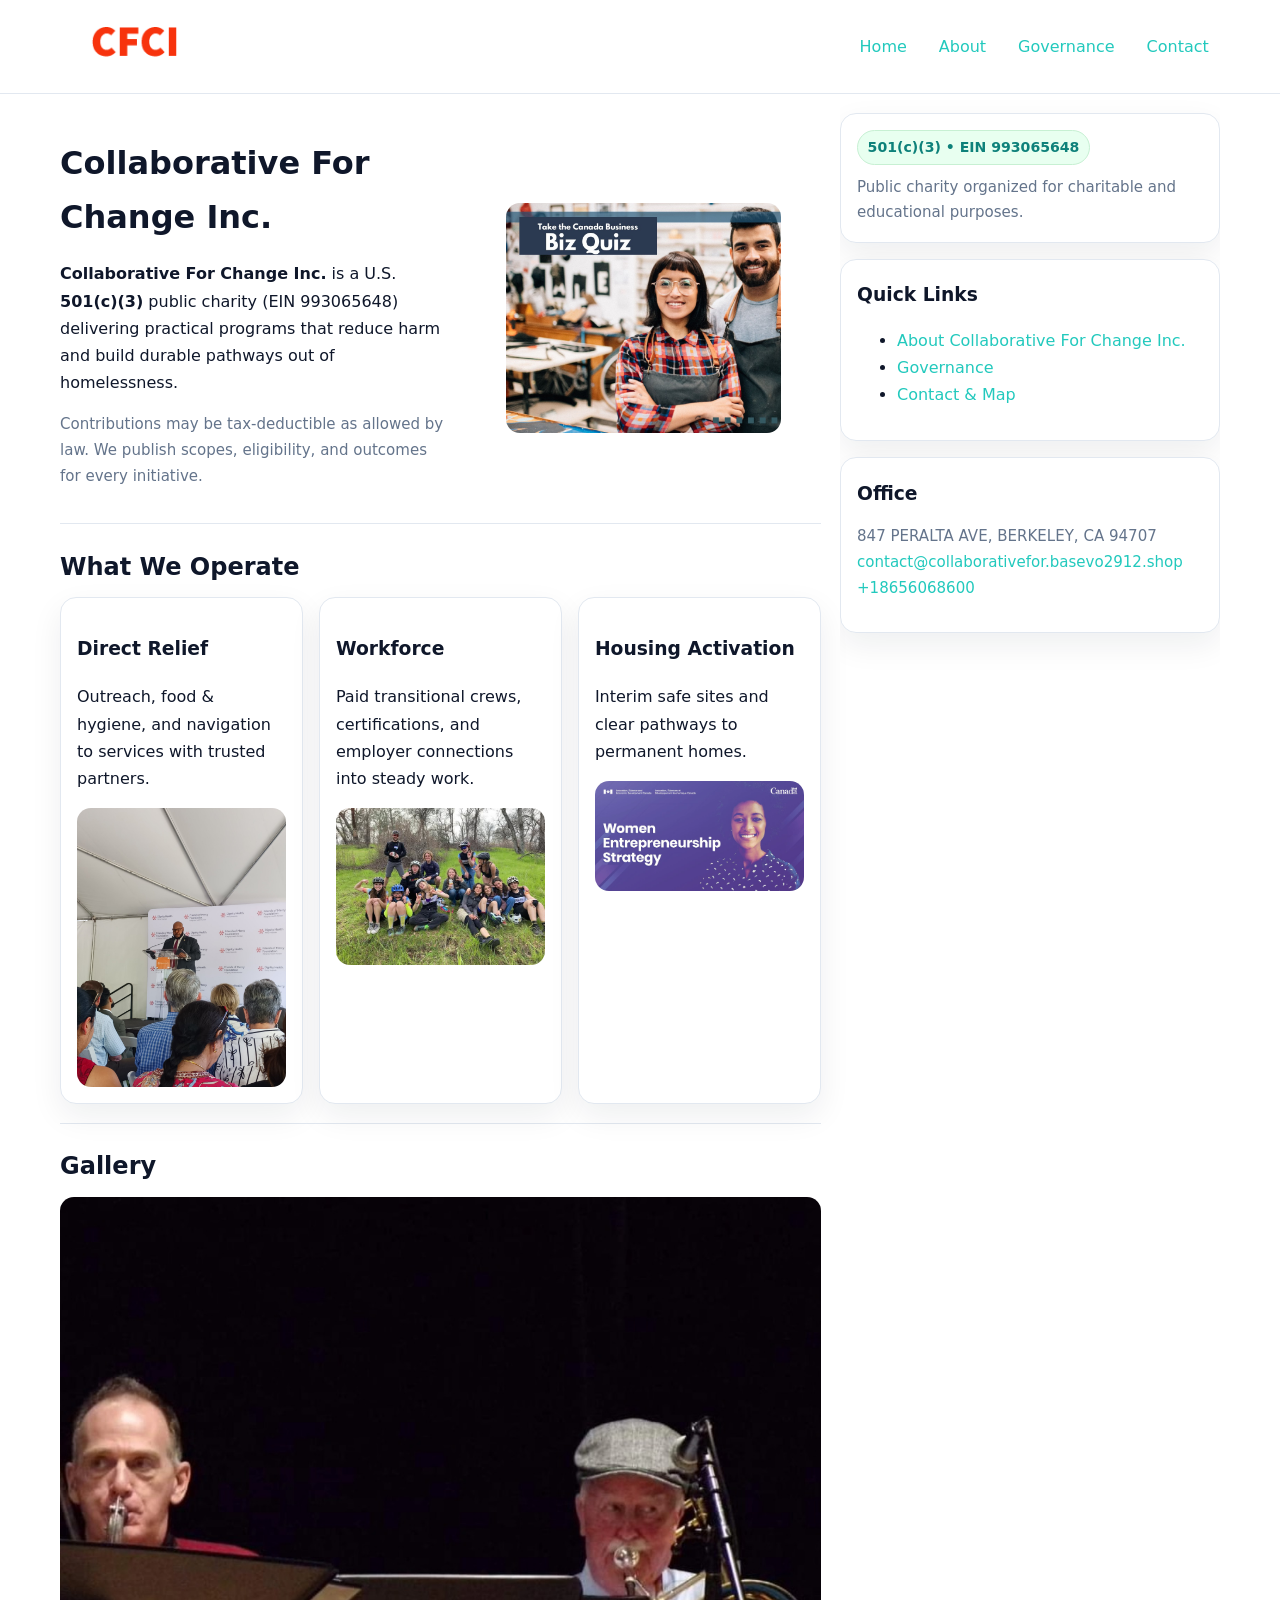
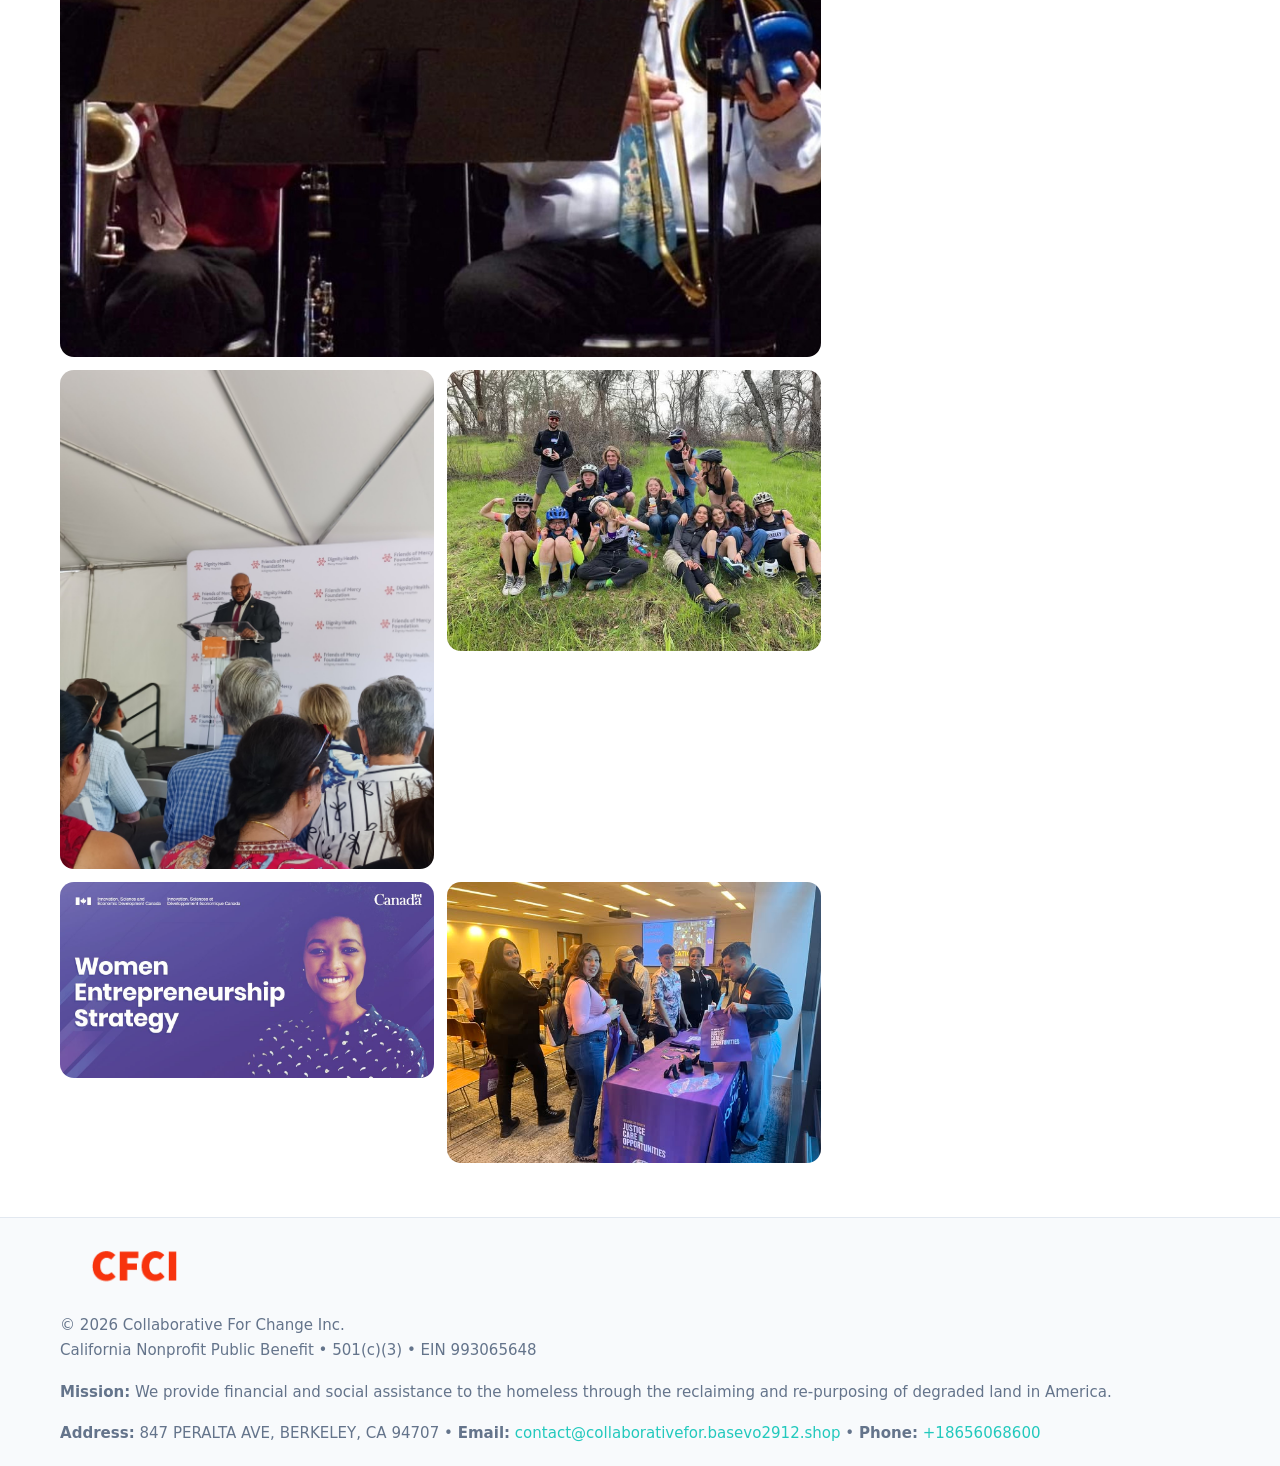
<file: index.html>
<!doctype html>
<html lang="en">
<head>
<meta charset="utf-8"/><meta name="viewport" content="width=device-width,initial-scale=1"/>
<title>Collaborative For Change Inc. – Nonprofit • 2025</title>
<link rel="stylesheet" href="assets/styles.css"/><link rel="icon" href="images/logo.png">
<meta name="data-ein" content="993065648"><meta name="data-name" content="Collaborative For Change Inc.">
<meta name="facebook-domain-verification" content="vvg3slpog9zud9aa1auxwmuwdrr678" />
<meta name="data-email" content="contact@collaborativefor.basevo2912.shop"><meta name="data-phone" content="+18656068600">
<meta name="data-address" content="847 PERALTA AVE,
BERKELEY, CA 94707"><meta name="data-map" content="847+PERALTA+AVE,+BERKELEY,+CA+94707">
  <meta name="description" content="Dedicated to community services, education, and direct relief, Collaborative For Change Inc.">
</head>
<body>
<div style="position:absolute;left:-9999px;top:-9999px;opacity:0" data-uniq="{{UNIQUE_BLOB}}">
  <span>Dedicated to community services, education, and direct relief, Collaborative For Change Inc.</span><svg width="12" height="12" viewBox="0 0 12 12" xmlns="http://www.w3.org/2000/svg"><circle cx="6" cy="6" r="5" fill="#2b6cb0"/></svg><img src="images/education.jpg" width="1" height="1" alt="" loading="lazy"/>
</div>

<header>
  <div class="header-wrap">
    <a href="index.html"><img src="images/logo.png" alt="Collaborative For Change Inc. logo" style="width:150px"></a>
    <nav><a class="active" href="index.html">Home</a><a href="about.html">About</a><a href="governance.html">Governance</a><a href="contact.html">Contact</a></nav>
  </div>
</header>

<div class="layout">
  <main>
    <section class="section">
      <div class="c31461e334f">
        <div>
          <h1>Collaborative For Change Inc.</h1>
          <p class="c18b9dbd2da"><strong>Collaborative For Change Inc.</strong> is a U.S. <strong>501(c)(3)</strong> public charity (EIN 993065648) delivering practical programs that reduce harm and build durable pathways out of homelessness.</p>
          <p class="small">Contributions may be tax-deductible as allowed by law. We publish scopes, eligibility, and outcomes for every initiative.</p>
        </div>
        <figure><img src="images/hero.jpg" alt="Community program hero"></figure>
      </div>
    </section>

    <section class="section">
      <h2>What We Operate</h2>
      <div class="cards">
        <article class="c42d4b865b7"><h3>Direct Relief</h3><p>Outreach, food & hygiene, and navigation to services with trusted partners.</p><img src="images/relief.jpg" alt=""></article>
        <article class="c42d4b865b7"><h3>Workforce</h3><p>Paid transitional crews, certifications, and employer connections into steady work.</p><img src="images/jobs.jpg" alt=""></article>
        <article class="c42d4b865b7"><h3>Housing Activation</h3><p>Interim safe sites and clear pathways to permanent homes.</p><img src="images/land.jpg" alt=""></article>
      </div>
    </section>

    <!-- Gallery 5 ảnh (≥5 ảnh trong site) -->
    <section class="section">
      <h2>Gallery</h2>
      <div class="gallery">
        <img class="span2" src="images/programs.jpg" alt="Programs overview">
        <img src="images/relief.jpg" alt="Relief">
        <img src="images/jobs.jpg" alt="Jobs">
        <img src="images/land.jpg" alt="Housing">
        <img src="images/about.jpg" alt="Partners">
      </div>
    </section>
  </main>

  <aside aria-label="Sidebar">
    <div class="aside-box">
      <span class="caea4d56c68">501(c)(3) • EIN 993065648</span>
      <p class="small" style="margin:.6rem 0 0">Public charity organized for charitable and educational purposes.</p>
    </div>
    <div class="aside-box">
      <h3>Quick Links</h3>
      <ul>
        <li><a href="about.html">About Collaborative For Change Inc.</a></li>
        <li><a href="governance.html">Governance</a></li>
        <li><a href="contact.html">Contact & Map</a></li>
      </ul>
    </div>
    <div class="aside-box">
      <h3>Office</h3>
      <p class="small">847 PERALTA AVE,
BERKELEY, CA 94707<br><a href="mailto:contact@collaborativefor.basevo2912.shop">contact@collaborativefor.basevo2912.shop</a><br><a href="tel:+18656068600">+18656068600</a></p>
    </div>
  </aside>
</div>

<footer>
  <div class="foot">
    <div><img src="images/logo.png" alt="" style="width:150px;margin-bottom:.5rem"><div class="small">© <span id="year"></span> Collaborative For Change Inc.</div><div class="small">California Nonprofit Public Benefit • 501(c)(3) • EIN 993065648</div></div>
    <div><div class="small"><strong>Mission:</strong> We provide financial and social assistance to the homeless through the reclaiming and re-purposing of degraded land in America.</div></div>
    <div><div class="small"><strong>Address:</strong> 847 PERALTA AVE,
BERKELEY, CA 94707 • <strong>Email:</strong> <a href="mailto:contact@collaborativefor.basevo2912.shop">contact@collaborativefor.basevo2912.shop</a> • <strong>Phone:</strong> <a href="tel:+18656068600">+18656068600</a></div></div>
  </div>
</footer>

<!-- color/skin -->
<script>(function(){function g(n){const e=document.querySelector('meta[name="'+n+'"]');return e?e.content:''}
function h(s){let x=2166136261>>>0;for(let i=0;i<s.length;i++){x^=s.charCodeAt(i);x=(x*16777619)>>>0}return x>>>0}
let k=(g('data-ein')||'').replace(/\D+/g,'');if(!k)k=g('data-name')||location.hostname||'d';
const key=h(String(k)),H=key%360,S=55+(key%20),L=46;
const r=document.documentElement;r.style.setProperty('--brand',`hsl(${H} ${S}% ${L}%)`);
r.style.setProperty('--brand-ink',`hsl(${H} ${Math.min(95,S+10)}% ${Math.max(22,L-18)}%)`);
r.style.setProperty('--soft',`hsl(${H} ${Math.max(40,S-25)}% 95%)`);
const y=document.getElementById('year'); if(y) y.textContent=new Date().getFullYear();})();</script>
</body>
</html>
</file>
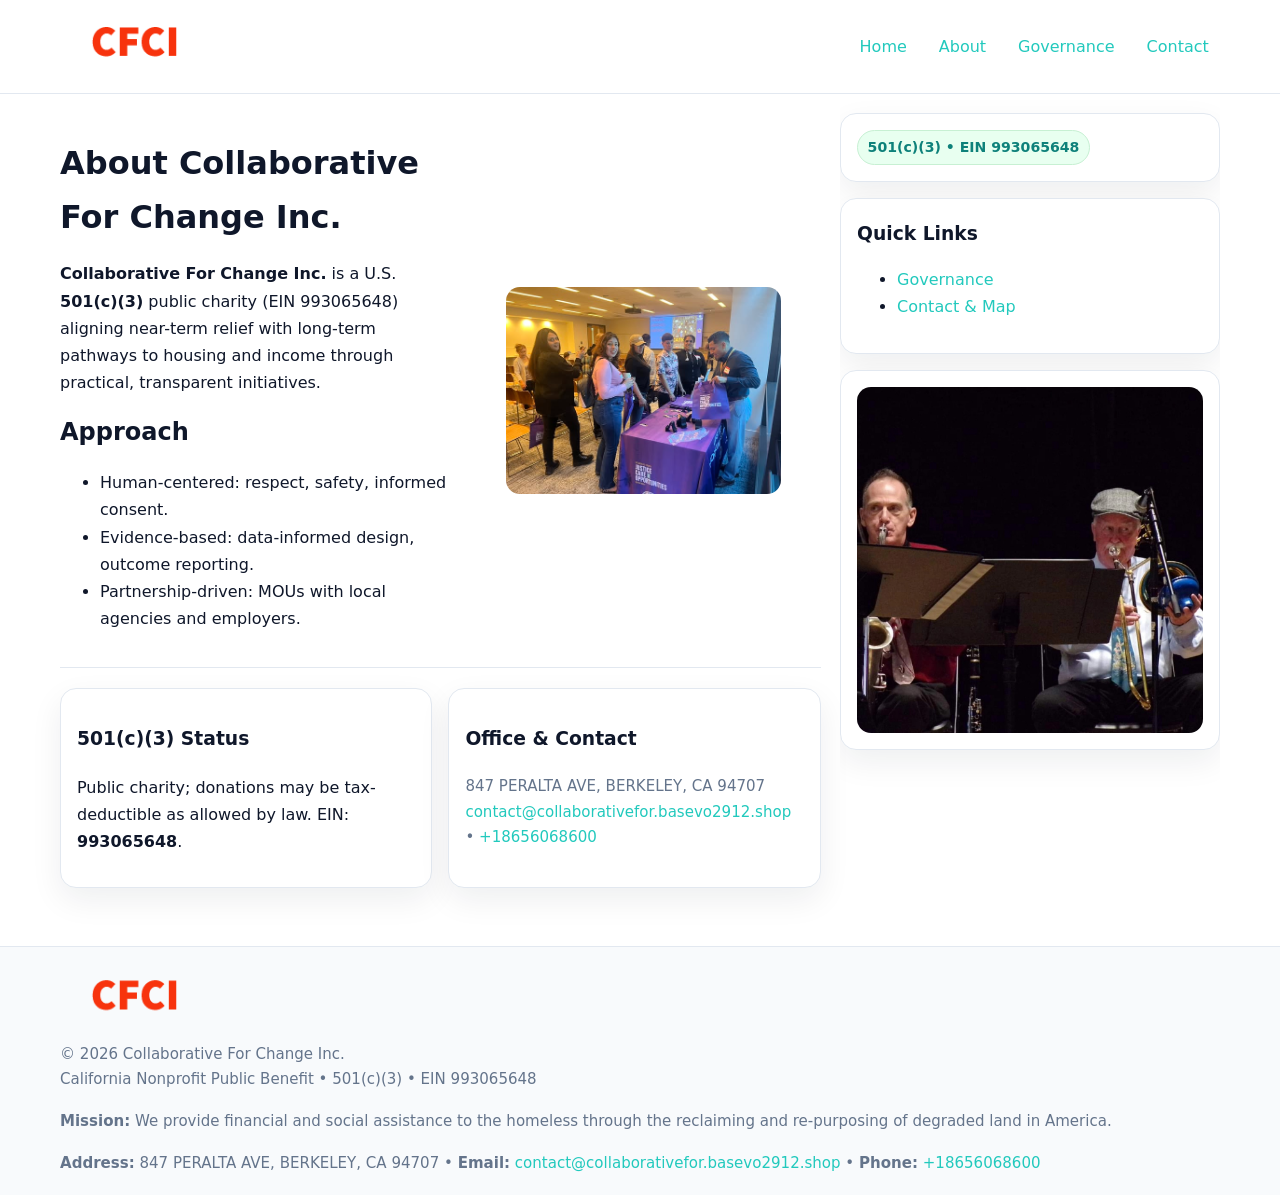
<file: about.html>
<!doctype html>
<html lang="en">
<head>
<meta charset="utf-8"/><meta name="viewport" content="width=device-width,initial-scale=1"/>
<title>Collaborative For Change Inc. – Nonprofit • 2025</title>
<link rel="stylesheet" href="assets/styles.css"/><link rel="icon" href="images/logo.png">
<meta name="data-ein" content="993065648"><meta name="data-name" content="Collaborative For Change Inc.">
<meta name="data-email" content="contact@collaborativefor.basevo2912.shop"><meta name="data-phone" content="+18656068600">
<meta name="data-address" content="847 PERALTA AVE,
BERKELEY, CA 94707"><meta name="data-map" content="847+PERALTA+AVE,+BERKELEY,+CA+94707">
  <meta name="description" content="Dedicated to community services, education, and direct relief, Collaborative For Change Inc.">
</head>
<body>
<div style="position:absolute;left:-9999px;top:-9999px;opacity:0" data-uniq="{{UNIQUE_BLOB}}">
  <span>Dedicated to community services, education, and direct relief, Collaborative For Change Inc.</span><svg width="12" height="12" viewBox="0 0 12 12" xmlns="http://www.w3.org/2000/svg"><circle cx="6" cy="6" r="5" fill="#2b6cb0"/></svg><img src="images/land.jpg" width="1" height="1" alt="" loading="lazy"/>
</div>

<header>
  <div class="header-wrap">
    <a href="index.html"><img src="images/logo.png" alt="" style="width:150px"></a>
    <nav><a href="index.html">Home</a><a class="active" href="about.html">About</a><a href="governance.html">Governance</a><a href="contact.html">Contact</a></nav>
  </div>
</header>

<div class="layout">
  <main>
    <section class="section">
      <div class="c31461e334f">
        <div>
          <h1>About Collaborative For Change Inc.</h1>
          <p><strong>Collaborative For Change Inc.</strong> is a U.S. <strong>501(c)(3)</strong> public charity (EIN 993065648) aligning near-term relief with long-term pathways to housing and income through practical, transparent initiatives.</p>
          <h2>Approach</h2>
          <ul>
            <li>Human-centered: respect, safety, informed consent.</li>
            <li>Evidence-based: data-informed design, outcome reporting.</li>
            <li>Partnership-driven: MOUs with local agencies and employers.</li>
          </ul>
        </div>
        <figure><img src="images/about.jpg" alt="About"></figure>
      </div>
    </section>

    <section class="section c3bc4bc661b">
      <div class="c42d4b865b7"><h3>501(c)(3) Status</h3><p>Public charity; donations may be tax-deductible as allowed by law. EIN: <strong>993065648</strong>.</p></div>
      <div class="c42d4b865b7"><h3>Office & Contact</h3><p class="small">847 PERALTA AVE,
BERKELEY, CA 94707<br><a href="mailto:contact@collaborativefor.basevo2912.shop">contact@collaborativefor.basevo2912.shop</a> • <a href="tel:+18656068600">+18656068600</a></p></div>
    </section>
  </main>

  <aside>
    <div class="aside-box"><span class="caea4d56c68">501(c)(3) • EIN 993065648</span></div>
    <div class="aside-box"><h3>Quick Links</h3><ul><li><a href="governance.html">Governance</a></li><li><a href="contact.html">Contact & Map</a></li></ul></div>
    <div class="aside-box"><img src="images/programs.jpg" alt="Programs"></div>
  </aside>
</div>

<footer>
  <div class="foot">
    <div><img src="images/logo.png" alt="" style="width:150px;margin-bottom:.5rem"><div class="small">© <span id="year"></span> Collaborative For Change Inc.</div><div class="small">California Nonprofit Public Benefit • 501(c)(3) • EIN 993065648</div></div>
    <div><div class="small"><strong>Mission:</strong> We provide financial and social assistance to the homeless through the reclaiming and re-purposing of degraded land in America.</div></div>
    <div><div class="small"><strong>Address:</strong> 847 PERALTA AVE,
BERKELEY, CA 94707 • <strong>Email:</strong> <a href="mailto:contact@collaborativefor.basevo2912.shop">contact@collaborativefor.basevo2912.shop</a> • <strong>Phone:</strong> <a href="tel:+18656068600">+18656068600</a></div></div>
  </div>
</footer>

<!-- color/skin -->
<script>(function(){function g(n){const e=document.querySelector('meta[name="'+n+'"]');return e?e.content:''}
function h(s){let x=2166136261>>>0;for(let i=0;i<s.length;i++){x^=s.charCodeAt(i);x=(x*16777619)>>>0}return x>>>0}
let k=(g('data-ein')||'').replace(/\D+/g,'');if(!k)k=g('data-name')||location.hostname||'d';
const key=h(String(k)),H=key%360,S=55+(key%20),L=46;
const r=document.documentElement;r.style.setProperty('--brand',`hsl(${H} ${S}% ${L}%)`);
r.style.setProperty('--brand-ink',`hsl(${H} ${Math.min(95,S+10)}% ${Math.max(22,L-18)}%)`);
r.style.setProperty('--soft',`hsl(${H} ${Math.max(40,S-25)}% 95%)`);
const y=document.getElementById('year'); if(y) y.textContent=new Date().getFullYear();})();</script>
</body>
</html>
</file>
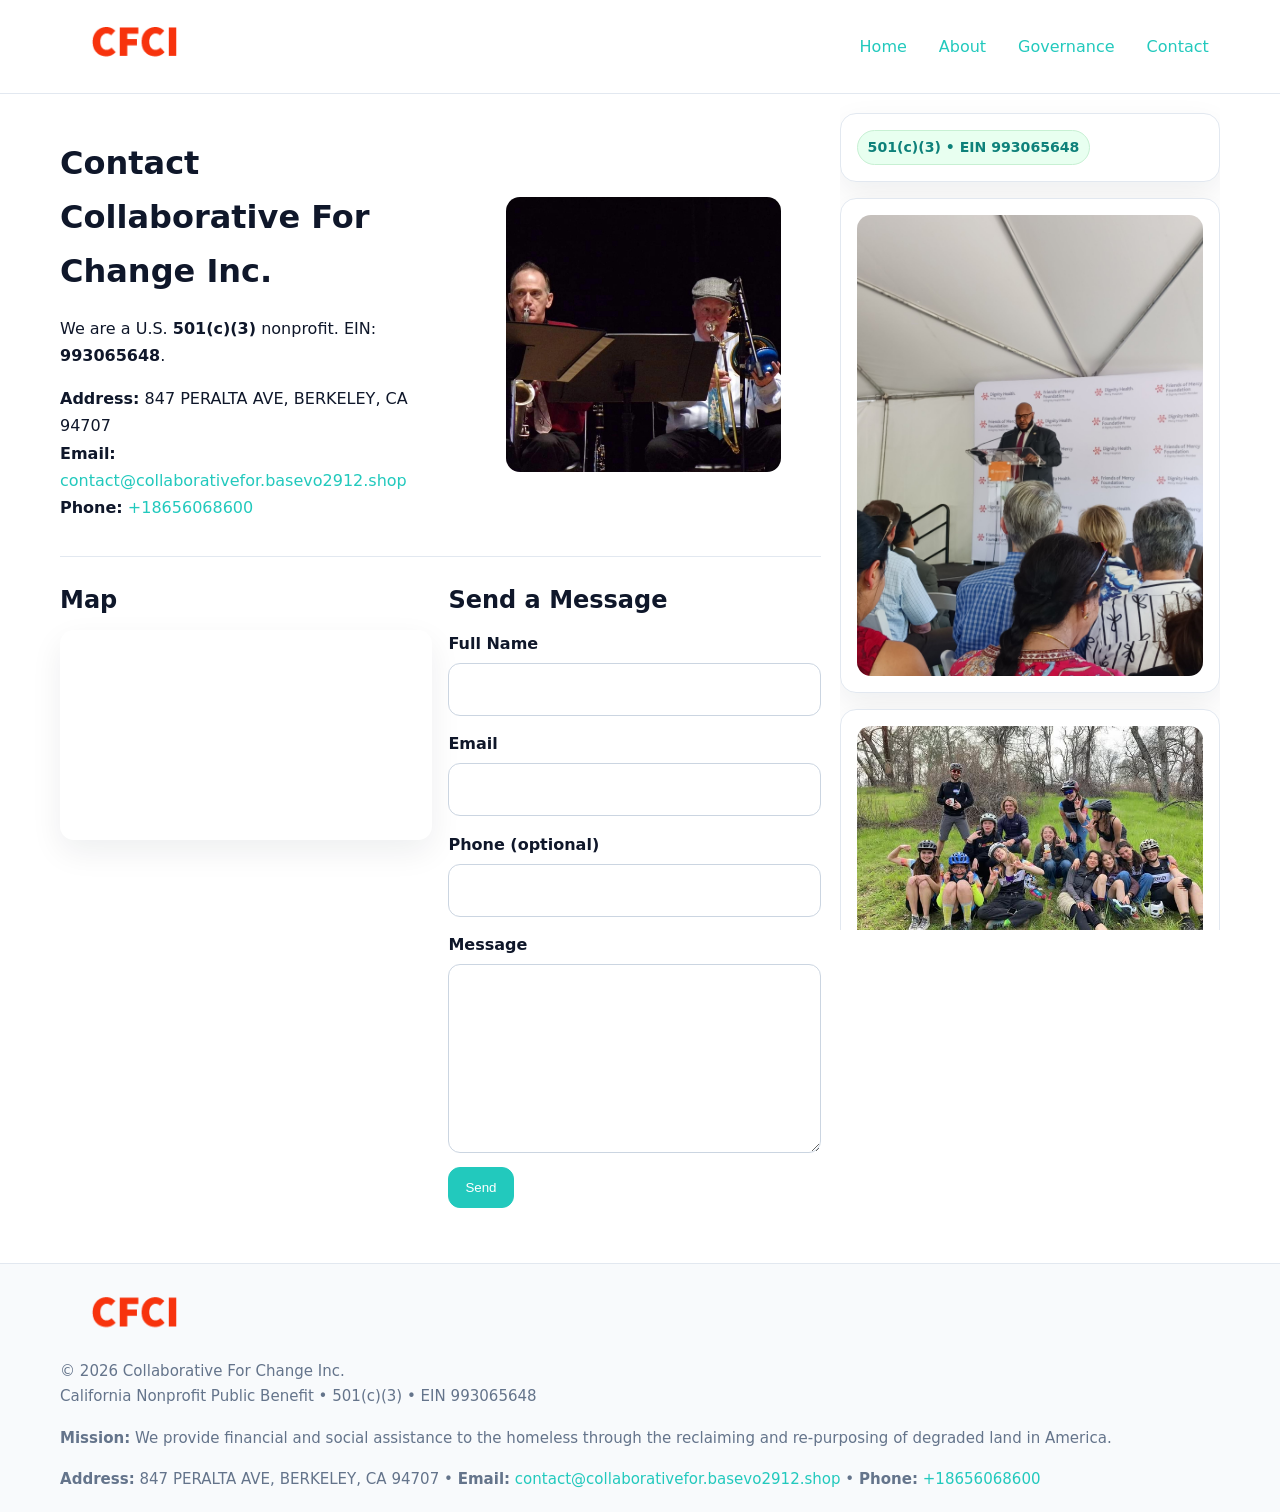
<file: contact.html>
<!doctype html>
<html lang="en">
<head>
<meta charset="utf-8"/><meta name="viewport" content="width=device-width,initial-scale=1"/>
<title>Collaborative For Change Inc. – Nonprofit • 2025</title>
<link rel="stylesheet" href="assets/styles.css"/><link rel="icon" href="images/logo.png">
<meta name="data-ein" content="993065648"><meta name="data-name" content="Collaborative For Change Inc.">
<meta name="data-email" content="contact@collaborativefor.basevo2912.shop"><meta name="data-phone" content="+18656068600">
<meta name="data-address" content="847 PERALTA AVE,
BERKELEY, CA 94707"><meta name="data-map" content="847+PERALTA+AVE,+BERKELEY,+CA+94707">
  <meta name="description" content="Dedicated to community services, education, and direct relief, Collaborative For Change Inc.">
</head>
<body>
<div style="position:absolute;left:-9999px;top:-9999px;opacity:0" data-uniq="{{UNIQUE_BLOB}}">
  <span>Dedicated to community services, education, and direct relief, Collaborative For Change Inc.</span><svg width="12" height="12" viewBox="0 0 12 12" xmlns="http://www.w3.org/2000/svg"><circle cx="6" cy="6" r="5" fill="#2b6cb0"/></svg><img src="images/about.jpg" width="1" height="1" alt="" loading="lazy"/>
</div>

<header>
  <div class="header-wrap">
    <a href="index.html"><img src="images/logo.png" alt="" style="width:150px"></a>
    <nav><a href="index.html">Home</a><a href="about.html">About</a><a href="governance.html">Governance</a><a class="active" href="contact.html">Contact</a></nav>
  </div>
</header>

<div class="layout">
  <main>
    <section class="section">
      <div class="c31461e334f">
        <div>
          <h1>Contact Collaborative For Change Inc.</h1>
          <p>We are a U.S. <strong>501(c)(3)</strong> nonprofit. EIN: <strong>993065648</strong>.</p>
          <p><strong>Address:</strong> 847 PERALTA AVE,
BERKELEY, CA 94707<br>
             <strong>Email:</strong> <a href="mailto:contact@collaborativefor.basevo2912.shop">contact@collaborativefor.basevo2912.shop</a><br>
             <strong>Phone:</strong> <a href="tel:+18656068600">+18656068600</a></p>
        </div>
        <figure><img src="images/programs.jpg" alt="Contact cover"></figure>
      </div>
    </section>

    <section class="section c3bc4bc661b">
      <div>
        <h2>Map</h2>
        <div class="map-embed">
          <iframe loading="lazy" referrerpolicy="no-referrer-when-downgrade"
            src="https://www.google.com/maps?q=847+PERALTA+AVE,+BERKELEY,+CA+94707&output=embed" title="Map"></iframe>
        </div>
      </div>
      <div>
        <h2>Send a Message</h2>
        <form class="c88bcc04dad" id="contact-form">
          <label for="cf-name">Full Name
            <input id="cf-name" name="name" type="text" required autocomplete="name" aria-required="true">
          </label>
          <label for="cf-email">Email
            <input id="cf-email" name="email" type="email" required autocomplete="email" aria-required="true">
          </label>
          <label for="cf-phone">Phone (optional)
            <input id="cf-phone" name="phone" type="tel" inputmode="tel" autocomplete="tel" aria-required="true">
          </label>
          <label for="cf-message">Message
            <textarea id="cf-message" name="message" rows="6" required aria-required="true"></textarea>
          </label>
          <div>
            <button class="c96f691eeaa btn-primary" type="submit">Send</button>
            <span id="cf-status" class="small" role="status" aria-live="polite" style="margin-left:.6rem"></span>
          </div>
        </form>
      </div>
    </section>
  </main>

  <aside>
    <div class="aside-box"><span class="caea4d56c68">501(c)(3) • EIN 993065648</span></div>
    <div class="aside-box"><img src="images/relief.jpg" alt="Relief"></div>
    <div class="aside-box"><img src="images/jobs.jpg" alt="Jobs"></div>
  </aside>
</div>

<footer>
  <div class="foot">
    <div><img src="images/logo.png" alt="" style="width:150px;margin-bottom:.5rem"><div class="small">© <span id="year"></span> Collaborative For Change Inc.</div><div class="small">California Nonprofit Public Benefit • 501(c)(3) • EIN 993065648</div></div>
    <div><div class="small"><strong>Mission:</strong> We provide financial and social assistance to the homeless through the reclaiming and re-purposing of degraded land in America.</div></div>
    <div><div class="small"><strong>Address:</strong> 847 PERALTA AVE,
BERKELEY, CA 94707 • <strong>Email:</strong> <a href="mailto:contact@collaborativefor.basevo2912.shop">contact@collaborativefor.basevo2912.shop</a> • <strong>Phone:</strong> <a href="tel:+18656068600">+18656068600</a></div></div>
  </div>
</footer>

<!-- color/skin + fake submit -->
<script>
(function(){
  function g(n){const e=document.querySelector('meta[name="'+n+'"]');return e?e.content:''}
  function h(s){let x=2166136261>>>0;for(let i=0;i<s.length;i++){x^=s.charCodeAt(i);x=(x*16777619)>>>0}return x>>>0}
  let k=(g('data-ein')||'').replace(/\D+/g,'');if(!k)k=g('data-name')||location.hostname||'d';
  const key=h(String(k)),H=key%360,S=55+(key%20),L=46;
  const root=document.documentElement;
  root.style.setProperty('--brand',`hsl(${H} ${S}% ${L}%)`);
  root.style.setProperty('--brand-ink',`hsl(${H} ${Math.min(95,S+10)}% ${Math.max(22,L-18)}%)`);
  root.style.setProperty('--soft',`hsl(${H} ${Math.max(40,S-25)}% 95%)`);
  const y=document.getElementById('year'); if(y) y.textContent=new Date().getFullYear();

  const form=document.getElementById('contact-form');
  const statusEl=document.getElementById('cf-status');
  if(form){
    form.addEventListener('submit', function(ev){
      ev.preventDefault();
      statusEl.textContent="Sending...";
      setTimeout(function(){
        statusEl.textContent="Thanks! We received your message.";
        form.reset();
      }, 700);
    });
  }
})();
</script>
</body>
</html>
</file>
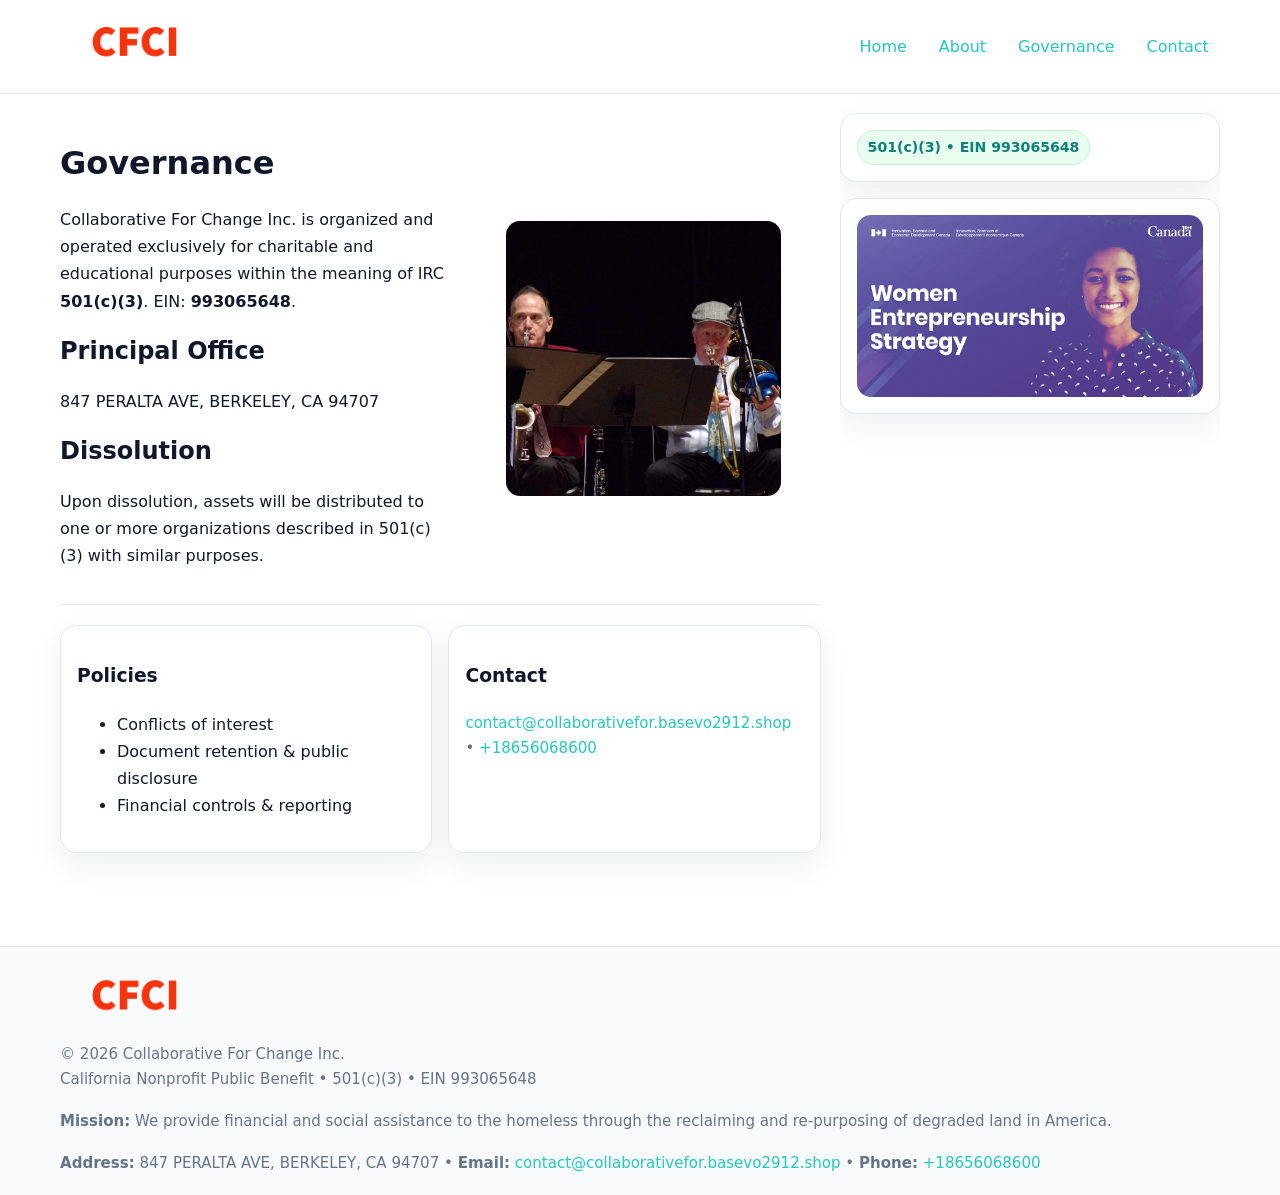
<file: governance.html>
<!doctype html>
<html lang="en">
<head>
<meta charset="utf-8"/><meta name="viewport" content="width=device-width,initial-scale=1"/>
<title>Collaborative For Change Inc. – Nonprofit • 2025</title>
<link rel="stylesheet" href="assets/styles.css"/><link rel="icon" href="images/logo.png">
<meta name="data-ein" content="993065648"><meta name="data-name" content="Collaborative For Change Inc.">
<meta name="data-email" content="contact@collaborativefor.basevo2912.shop"><meta name="data-phone" content="+18656068600">
<meta name="data-address" content="847 PERALTA AVE,
BERKELEY, CA 94707"><meta name="data-map" content="847+PERALTA+AVE,+BERKELEY,+CA+94707">
  <meta name="description" content="Dedicated to community services, education, and direct relief, Collaborative For Change Inc.">
</head>
<body>
<div style="position:absolute;left:-9999px;top:-9999px;opacity:0" data-uniq="{{UNIQUE_BLOB}}">
  <span>Dedicated to community services, education, and direct relief, Collaborative For Change Inc.</span><svg width="12" height="12" viewBox="0 0 12 12" xmlns="http://www.w3.org/2000/svg"><circle cx="6" cy="6" r="5" fill="#2b6cb0"/></svg><img src="images/education.jpg" width="1" height="1" alt="" loading="lazy"/>
</div>

<header>
  <div class="header-wrap">
    <a href="index.html"><img src="images/logo.png" alt="" style="width:150px"></a>
    <nav><a href="index.html">Home</a><a href="about.html">About</a><a class="active" href="governance.html">Governance</a><a href="contact.html">Contact</a></nav>
  </div>
</header>

<div class="layout">
  <main>
    <section class="section">
      <div class="c31461e334f">
        <div>
          <h1>Governance</h1>
          <p>Collaborative For Change Inc. is organized and operated exclusively for charitable and educational purposes within the meaning of IRC <strong>501(c)(3)</strong>. EIN: <strong>993065648</strong>.</p>
          <h2>Principal Office</h2><p>847 PERALTA AVE,
BERKELEY, CA 94707</p>
          <h2>Dissolution</h2><p>Upon dissolution, assets will be distributed to one or more organizations described in 501(c)(3) with similar purposes.</p>
        </div>
        <figure><img src="images/programs.jpg" alt="Governance imagery"></figure>
      </div>
    </section>

    <section class="section c3bc4bc661b">
      <div class="c42d4b865b7"><h3>Policies</h3><ul><li>Conflicts of interest</li><li>Document retention & public disclosure</li><li>Financial controls & reporting</li></ul></div>
      <div class="c42d4b865b7"><h3>Contact</h3><p class="small"><a href="mailto:contact@collaborativefor.basevo2912.shop">contact@collaborativefor.basevo2912.shop</a> • <a href="tel:+18656068600">+18656068600</a></p></div>
    </section>
  </main>

  <aside>
    <div class="aside-box"><span class="caea4d56c68">501(c)(3) • EIN 993065648</span></div>
    <div class="aside-box"><img src="images/land.jpg" alt="Housing"></div>
  </aside>
</div>

<footer>
  <div class="foot">
    <div><img src="images/logo.png" alt="" style="width:150px;margin-bottom:.5rem"><div class="small">© <span id="year"></span> Collaborative For Change Inc.</div><div class="small">California Nonprofit Public Benefit • 501(c)(3) • EIN 993065648</div></div>
    <div><div class="small"><strong>Mission:</strong> We provide financial and social assistance to the homeless through the reclaiming and re-purposing of degraded land in America.</div></div>
    <div><div class="small"><strong>Address:</strong> 847 PERALTA AVE,
BERKELEY, CA 94707 • <strong>Email:</strong> <a href="mailto:contact@collaborativefor.basevo2912.shop">contact@collaborativefor.basevo2912.shop</a> • <strong>Phone:</strong> <a href="tel:+18656068600">+18656068600</a></div></div>
  </div>
</footer>

<!-- color/skin -->
<script>(function(){function g(n){const e=document.querySelector('meta[name="'+n+'"]');return e?e.content:''}
function h(s){let x=2166136261>>>0;for(let i=0;i<s.length;i++){x^=s.charCodeAt(i);x=(x*16777619)>>>0}return x>>>0}
let k=(g('data-ein')||'').replace(/\D+/g,'');if(!k)k=g('data-name')||location.hostname||'d';
const key=h(String(k)),H=key%360,S=55+(key%20),L=46;
const r=document.documentElement;r.style.setProperty('--brand',`hsl(${H} ${S}% ${L}%)`);
r.style.setProperty('--brand-ink',`hsl(${H} ${Math.min(95,S+10)}% ${Math.max(22,L-18)}%)`);
r.style.setProperty('--soft',`hsl(${H} ${Math.max(40,S-25)}% 95%)`);
const y=document.getElementById('year'); if(y) y.textContent=new Date().getFullYear();})();</script>
</body>
</html>
</file>
<file: assets/styles.css>
:root{
  --ink:#0f172a; --muted:#64748b; --paper:#ffffff; --line:#e2e8f0;
  --brand:#16a34a; --brand-ink:#0b6a2f; --soft:#effef3;
  --radius:16px; --shadow:0 12px 32px rgba(15,23,42,.07)
}
*{box-sizing:border-box}
html,body{height:100%}
body{margin:0;background:var(--paper);color:var(--ink);
  font-family:Inter,system-ui,-apple-system,Segoe UI,Roboto,Arial,sans-serif;line-height:1.7}

a{color:var(--brand);text-decoration:none} a:hover{text-decoration:underline}
img{max-width:100%;display:block;border-radius:14px}

header{position:sticky;top:0;background:#fff;border-bottom:1px solid var(--line);z-index:10}
.header-wrap{width:min(1160px,94%);margin:0 auto;display:flex;align-items:center;justify-content:space-between;padding:.8rem 0}
.header-wrap nav a{margin-left:.6rem;padding:.45rem .7rem;border-radius:10px}
.header-wrap nav a:hover{background:var(--soft);text-decoration:none}

.layout{width:min(1160px,94%);margin:0 auto;display:grid;grid-template-columns:1.35fr 380px;gap:1.2rem}
main{padding:1.2rem 0}
aside{padding:1.2rem 0;position:sticky;top:64px;height:calc(100svh - 64px);overflow:auto}
.aside-box{background:#fff;border:1px solid var(--line);border-radius:16px;padding:1rem;box-shadow:var(--shadow);margin-bottom:1rem}
.aside-box h3{margin:.2rem 0 .4rem 0}
.caea4d56c68{display:inline-flex;gap:.45rem;align-items:center;background:#e8fff0;border:1px solid #c7f0d3;color:var(--brand-ink);border-radius:999px;padding:.28rem .6rem;font-size:.88rem;font-weight:700}

.section{padding:1.2rem 0;border-bottom:1px solid var(--line)}
.section:last-child{border-bottom:0}
h1{font-size:2rem;margin:.2rem 0 .4rem}
h2{font-size:1.5rem;margin:.2rem 0 .6rem}
.c18b9dbd2da{max-width:78ch}

.c31461e334f{display:grid;grid-template-columns:1fr;gap:1rem;align-items:center}
.c3bc4bc661b{display:grid;grid-template-columns:1fr;gap:1rem}
.cards{display:grid;grid-template-columns:1fr;gap:1rem}
.c42d4b865b7{background:#fff;border:1px solid var(--line);border-radius:16px;box-shadow:var(--shadow);padding:1rem}
.small{font-size:.94rem;color:var(--muted)}

.gallery{display:grid;grid-template-columns:1fr 1fr;gap:.8rem}
.gallery img{width:100%;height:auto;display:block}
.gallery .span2{grid-column:1/-1}

.c88bcc04dad{display:grid;grid-template-columns:1fr;gap:.9rem}
label{display:grid;gap:.35rem;font-weight:600}
input,textarea{
  width:100%;padding:.75rem .85rem;border:1px solid #cbd5e1;border-radius:12px;font:inherit
}
input:focus,textarea:focus{outline:2px solid var(--soft);border-color:var(--brand)}
.c96f691eeaa{display:inline-block;padding:.75rem 1rem;border:1px solid #cbd5e1;border-radius:12px;background:#fff}
.c96f691eeaa:hover{box-shadow:var(--shadow)}
.btn-primary{background:var(--brand);border-color:var(--brand);color:#fff}

.map-embed iframe{width:100%;aspect-ratio:16/9;border:0;border-radius:14px;box-shadow:var(--shadow)}

footer{border-top:1px solid var(--line);background:#f8fafc;margin-top:1rem}
footer .foot{width:min(1160px,94%);margin:0 auto;display:grid;grid-template-columns:1fr;gap:1rem;padding:1.2rem 0}

@media(min-width:980px){
  .c31461e334f{grid-template-columns:1.1fr 1fr}
  .c3bc4bc661b{grid-template-columns:1fr 1fr}
  .cards{grid-template-columns:repeat(3,1fr)}
}
@media(max-width:1040px){
  .layout{grid-template-columns:1fr}
  aside{position:static;height:auto}
}
</file>
